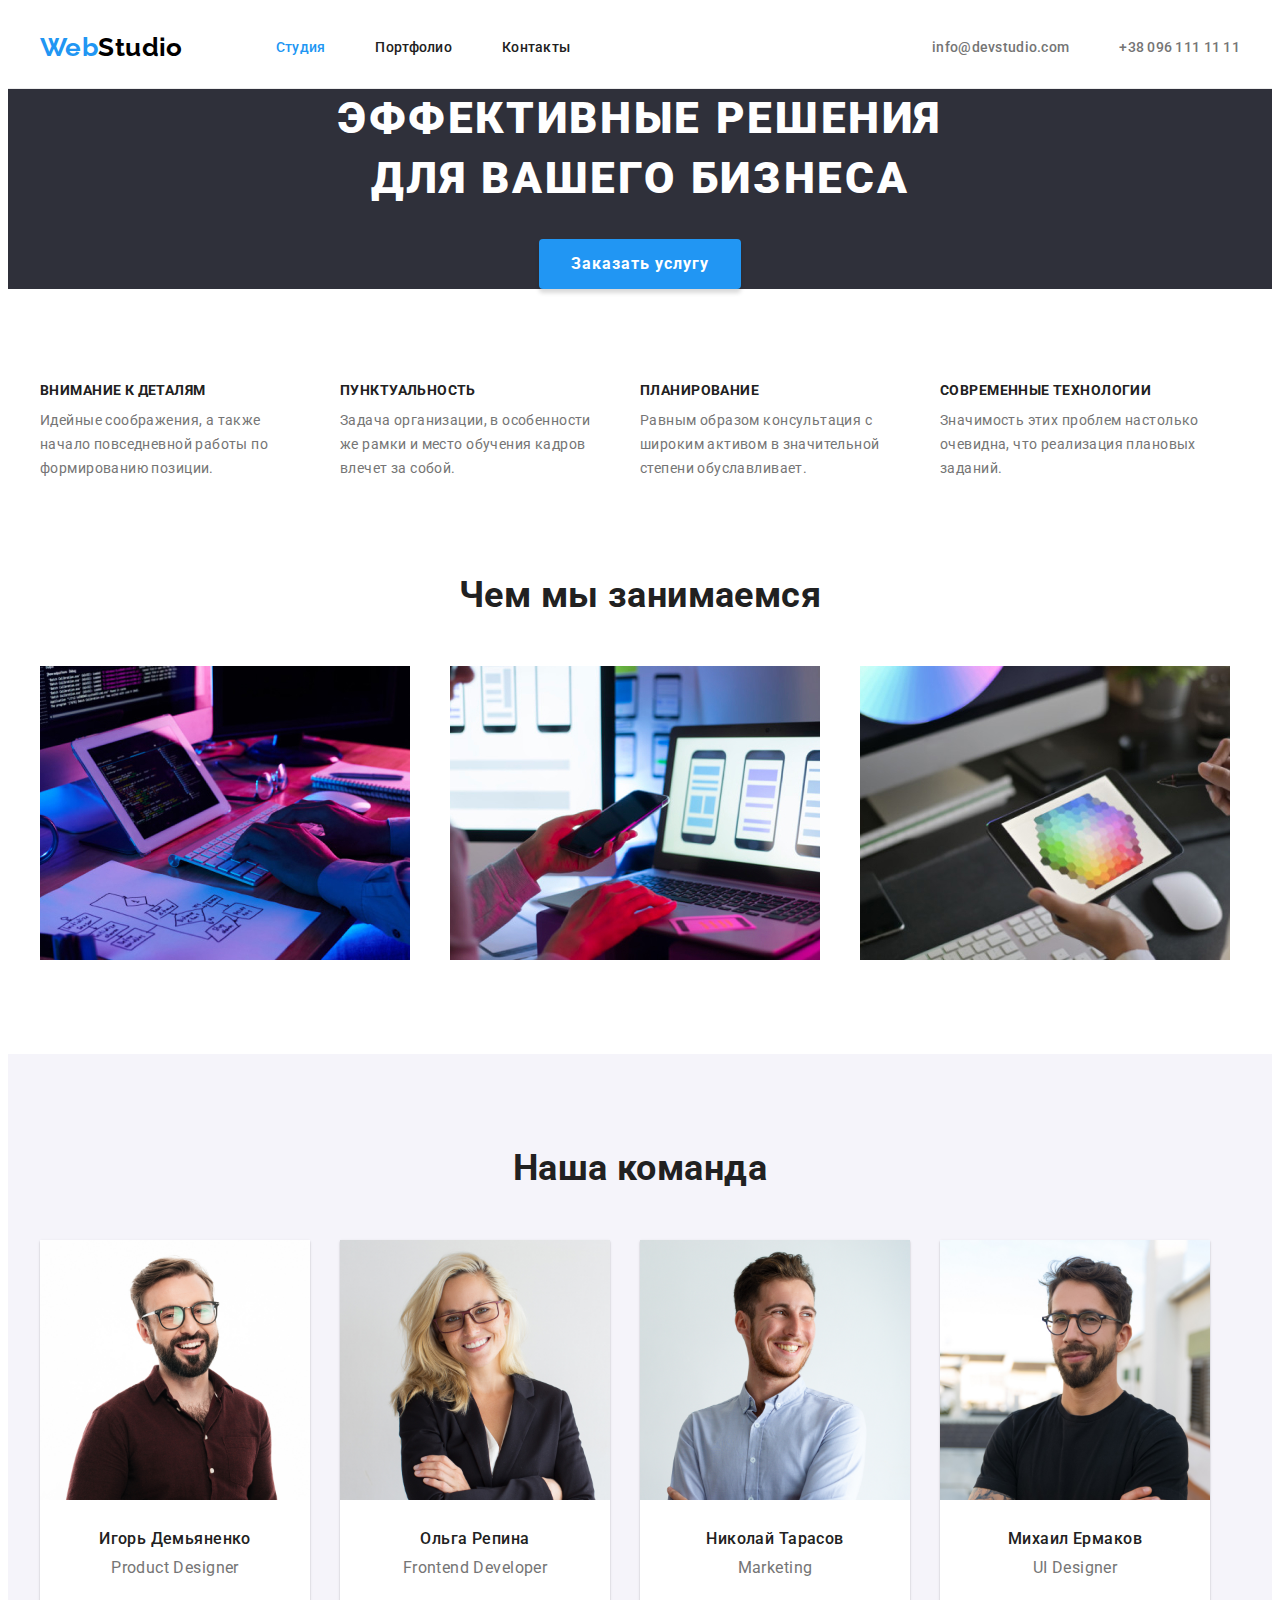
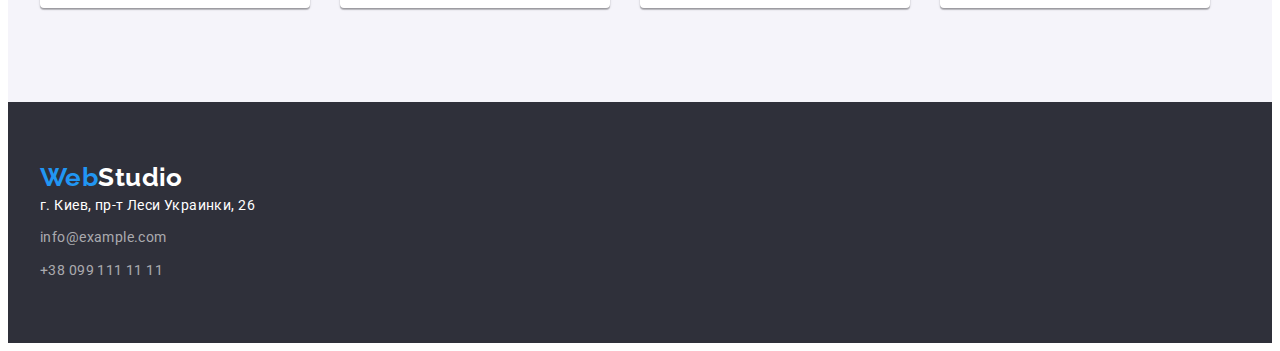
<file: index.html>
<!DOCTYPE html>
<html lang="ru">
    <head>
        <meta charset="UTF-8">
        <meta http-equiv="X-UA-Compatible" content="IE=edge">
        <meta name="viewport" content="width=device-width, initial-scale=1.0">
        <title>Студия</title>
        <link rel="preconnect" href="https://fonts.gstatic.com">
        <link href="https://fonts.googleapis.com/css2?family=Raleway:wght@700&family=Roboto:wght@400;500;700;900&display=swap"
        rel="stylesheet">
        <link rel="stylesheet" href="https://cdnjs.cloudflare.com/ajax/libs/modern-normalize/1.0.0/modern-normalize.min.css"
        integrity="sha512-ISS7cAi1PEhQ8jnbJpJZMd29NlhNj4AWYyLOSp2CE/CsHxTCu+r+t0D2yoJudVrd0/8fTVPUVDzY5Tvli75u/g=="
        crossorigin="anonymous" />
        <link rel="stylesheet" href="./css/styles.css" />
    </head>
    <body>
        <!-- Шапка сайта -->
        <header class="page-header">
            <div class="container header">
                <nav class="main-nav">
                     <a href="" lang="en" class="logo">Web<span class="studio">Studio</span></a>
                    <ul class="site-nav list">
                        <li class="site-nav-item"><a href="./index.html" class="link current">Студия</a></li>
                        <li class="site-nav-item"><a href="./portfolio.html" class="link">Портфолио</a></li>
                        <li class="site-nav-item"><a href="" class="link">Контакты</a></li>
                    </ul>
                </nav>
                <ul class="auth-nav list">
                    <li class="auth-nav-item"><a href="mailto:info@devstudio.com" class="mail">info@devstudio.com</a></li>
                    <li class="auth-nav-item"><a href="tel:+380961111111" class="tel">+38 096 111 11 11</a></li>
                </ul>
            </div>
        </header>
        <main>
            <!-- Герой -->
            <section class="hero">
                <h1 class="hero-title">Эффективные решения для вашего бизнеса</h1>
                <button type="button" class="first-button">Заказать услугу</button>
            </section>

            <!-- Особенности -->
            <section class="description section">
                <div class="container">
                    <h2 class="visually-hidden">Особенности</h2>
                    <ul class="feature-list">
                        <li class="feature-list-item">
                            <h3 class="title">Внимание к деталям</h3>
                            <p class="feature">Идейные соображения, а также начало повседневной работы по формированию позиции.</p>
                        </li>
                        <li class="feature-list-item">
                            <h3 class="title">Пунктуальность</h3>
                            <p class="feature">Задача организации, в особенности же рамки и место обучения кадров влечет за собой.</p>
                        </li>
                        <li class="feature-list-item">
                            <h3 class="title">Планирование</h3>
                            <p class="feature">Равным образом консультация с широким активом в значительной степени обуславливает.</p>
                        </li>
                        <li class="feature-list-item">
                            <h3 class="title">Современные технологии</h3>
                            <p class="feature">Значимость этих проблем настолько очевидна, что реализация плановых заданий.</p>
                        </li>
                    </ul>
                </div>
            </section>
            <!-- Чем мы занимаемся -->
            <section class="task section">
                <div class="container">
                    <h2 class="section-title coding">Чем мы занимаемся</h2>
                    <ul class="our-works list">
                        <li class="our-works-item">
                            <img src="./images/img.jpg" alt="Пишем код" width="370" height="294"/>
                        </li>
                        <li class="our-works-item">
                            <img src="./images/img1.jpg" alt="Тестируем" width="370" height="294"/>
                        </li>
                        <li class="our-works-item">
                            <img src="./images/img2.jpg" alt="Продумываем дизайн" width="370" height="294"/>
                        </li>
                    </ul>
                </div>

            </section>
            <!-- Наша команда -->
            <section class="section team">
                <div class="container">
                    <h2 class="section-title workers">Наша команда</h2>
                    <ul class="workers-list">
                        <li class="workers-list-item">
                            <img class="worker-photo" src="./images/img3.jpg" alt="Игорь Демьяненко" width="270" height="260">
                            <div class="team-card">
                                <h3 class="title">Игорь Демьяненко</h3>
                                <p lang="en" class="position">Product Designer</p>
                            </div>
                        </li>
                        <li class="workers-list-item">
                            <img class="worker-photo" src="./images/img4.jpg" alt="Ольга Репина" width="270" height="260">
                            <div class="team-card">
                                <h3 class="title">Ольга Репина</h3>
                                <p lang="en" class="position">Frontend Developer</p>
                            </div>
                        </li>
                        <li class="workers-list-item">
                            <img class="worker-photo" src="./images/img5.jpg" alt="Николай Тарасов" width="270" height="260"> 
                            <div class="team-card">
                                <h3 class="title">Николай Тарасов</h3>
                                <p lang="en" class="position">Marketing</p>
                            </div>
                        </li>
                        <li class="workers-list-item">
                            <img class="worker-photo" src="./images/img6.jpg" alt="Михаил Ермаков" width="270" height="260">
                            <div class="team-card">
                                <h3 class="title">Михаил Ермаков</h3>
                                <p lang="en" class="position">UI Designer</p>
                            </div>
                        </li>
                        
                    </ul>
                </div>
            </section>
        </main>
        <!-- Футер -->
        <footer class="contacts">
            <div class="container footer">
                <a href="" lang="en" class="logo">Web<span class="studio-second">Studio</span></a>
                <address class="footer-address">
                    <p class="address">г. Киев, пр-т Леси Украинки, 26</p>
                    <a href="mailto:info@example.com" class="second-mail">info@example.com</a>
                    <a href="tel:+380991111111" class="second-tel">+38 099 111 11 11</a>
                </address>
            </div>
        </footer>

    </body>
</html>
</file>
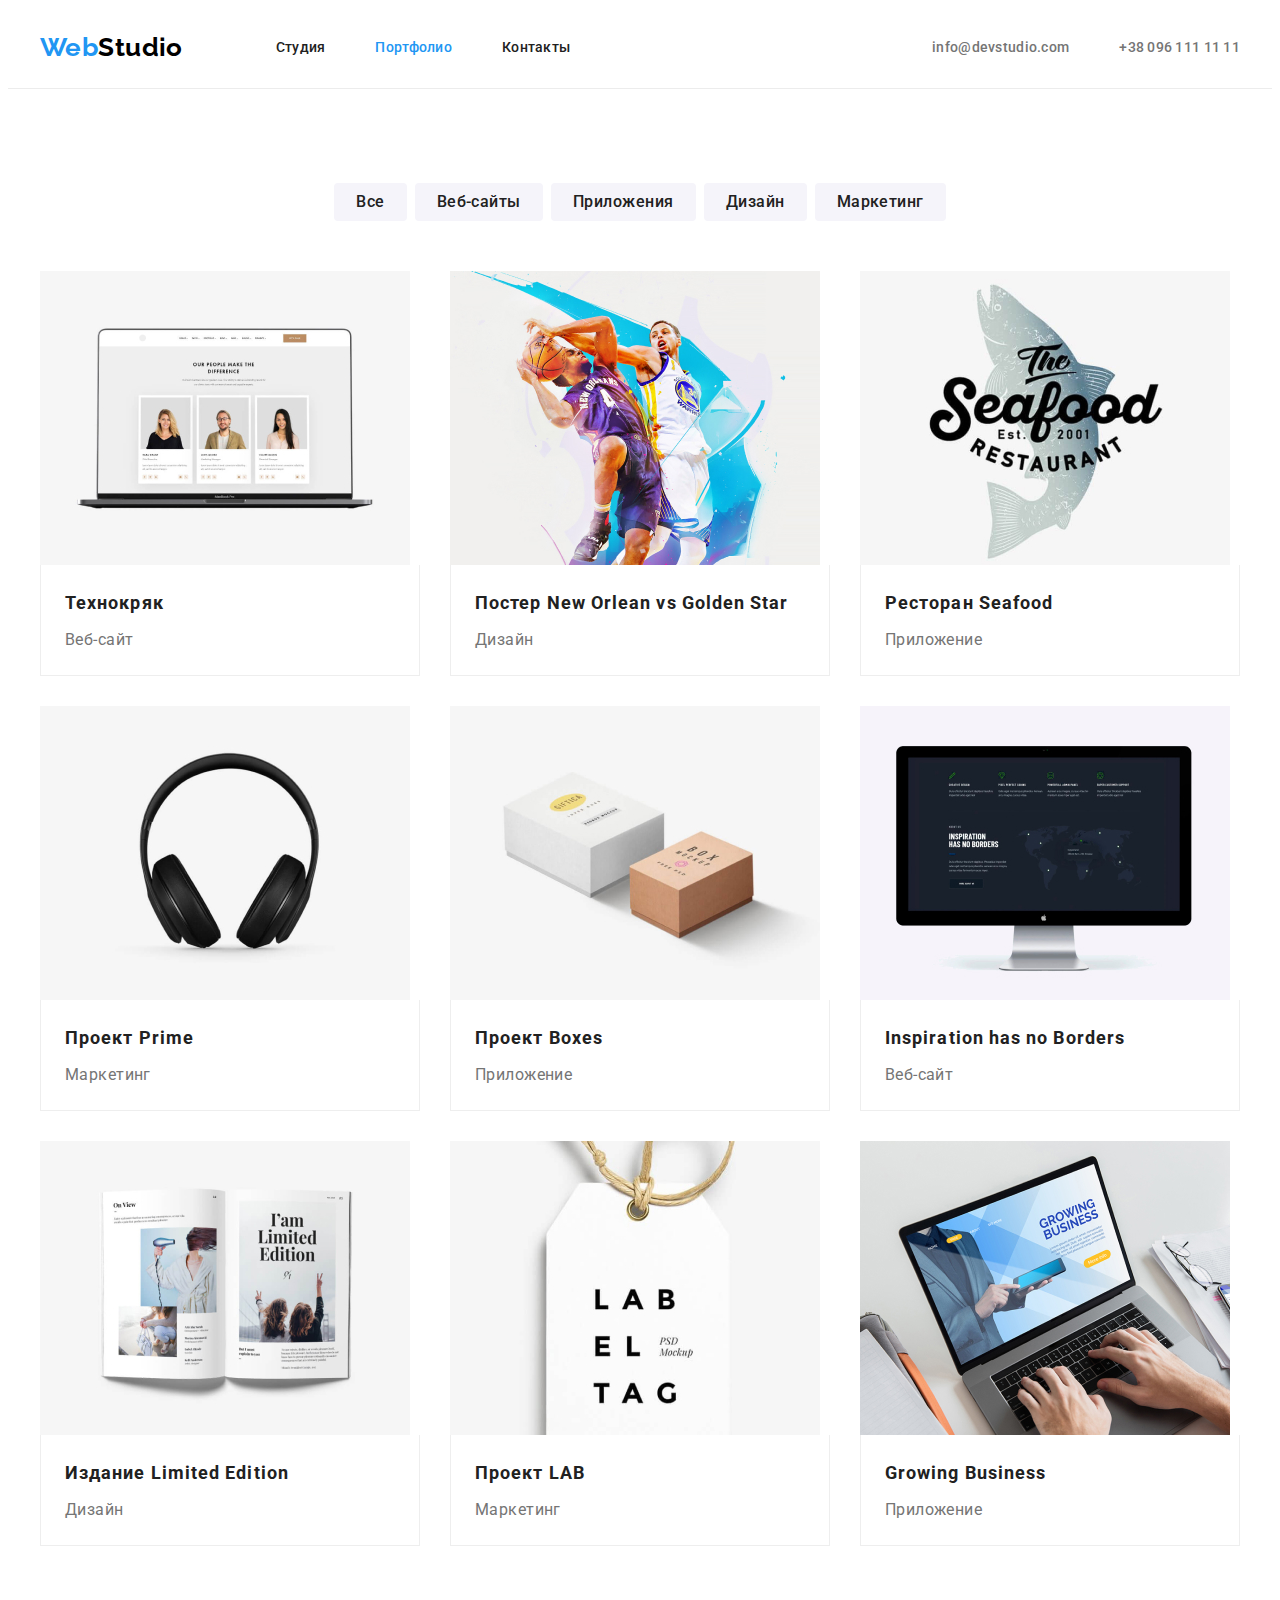
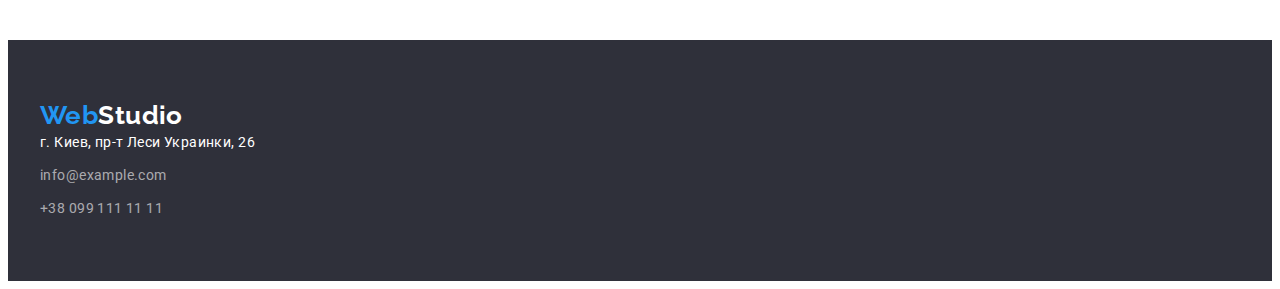
<file: portfolio.html>
<!DOCTYPE html>
<html lang="ru">
    <head>
        <meta charset="UTF-8">
        <meta http-equiv="X-UA-Compatible" content="IE=edge">
        <meta name="viewport" content="width=device-width, initial-scale=1.0">
        <title>Портфолио</title>
        <link rel="preconnect" href="https://fonts.gstatic.com">
        <link href="https://fonts.googleapis.com/css2?family=Raleway:wght@700&family=Roboto:wght@400;500;700;900&display=swap"
        rel="stylesheet">
        <link rel="stylesheet" href="https://cdnjs.cloudflare.com/ajax/libs/modern-normalize/1.0.0/modern-normalize.min.css"
        integrity="sha512-ISS7cAi1PEhQ8jnbJpJZMd29NlhNj4AWYyLOSp2CE/CsHxTCu+r+t0D2yoJudVrd0/8fTVPUVDzY5Tvli75u/g=="
        crossorigin="anonymous" />
        <link rel="stylesheet" href="./css/styles.css" />
    </head>
    <body>
        <!-- Шапка сайта -->
        <header class="page-header">
            <div class="container header">
                <nav class="main-nav">
                     <a href="" lang="en" class="logo">Web<span class="studio">Studio</span></a>
                    <ul class="site-nav list">
                        <li class="site-nav-item"><a href="./index.html" class="link">Студия</a></li>
                        <li class="site-nav-item"><a href="./portfolio.html" class="link current">Портфолио</a></li>
                        <li class="site-nav-item"><a href="" class="link">Контакты</a></li>
                    </ul>
                </nav>
                <ul class="auth-nav list">
                    <li class="auth-nav-item"><a href="mailto:info@devstudio.com" class="mail">info@devstudio.com</a></li>
                    <li class="auth-nav-item"><a href="tel:+380961111111" class="tel">+38 096 111 11 11</a></li>
                </ul>
            </div>
        </header>
        <main>
            <!-- Портфолио -->
            <section class="portfolio section">
                <div class="container">
                    <h1 class="visually-hidden">Портфолио</h1>
                    <ul class="filter-list list">
                        <li class="filter-list-item"><button type="button" class="second-button">Все</button></li>
                        <li class="filter-list-item"><button type="button" class="second-button">Веб-сайты</button></li>
                        <li class="filter-list-item"><button type="button" class="second-button">Приложения</button></li>
                        <li class="filter-list-item"><button type="button" class="second-button">Дизайн</button></li>
                        <li class="filter-list-item"><button type="button" class="second-button">Маркетинг</button></li>
                    </ul>
                    <ul class="portfolio-list">
                        <li class="item">
                            <article class="card">
                                <a class="link" href="">
                                    <div class="card-thumb">
                                        <img src="./images/portfolio.jpg" alt="Технокряк" width="370" height="294">
                                    </div>
                                    <div class="card-content">
                                        <h2 class="portfolio-title">Технокряк</h2>
                                        <p class="portfolio-type">Веб-сайт</p>
                                    </div>
                                </a>
                            </article>
                        </li>
                        <li class="item">
                            <article class="card">
                                <a class="link" href="">
                                    <div class="card-thumb">
                                        <img src="./images/portfolio1.jpg" alt="Постер New Orlean vs Golden Star" width="370" height="294">
                                    </div>
                                    <div class="card-content">
                                        <h2 class="portfolio-title">Постер <span lang="en">New Orlean vs Golden Star</span></h2>
                                        <p class="portfolio-type">Дизайн</p>
                                    </div>
                                </a>
                            </article>
                        </li>
                        <li class="item">
                            <article class="card">
                                <a class="link" href="">
                                    <div class="card-thumb">
                                        <img src="./images/portfolio2.jpg" alt="Ресторан Seafood" width="370" height="294">
                                    </div>
                                    <div class="card-content">
                                        <h2 class="portfolio-title">Ресторан <span lang="en">Seafood</span></h2>
                                        <p class="portfolio-type">Приложение</p>
                                    </div>
                                </a>
                            </article>
                        </li>
                        <li class="item">
                            <article class="card">
                                <a class="link" href="">
                                    <div class="card-thumb">
                                        <img src="./images/portfolio3.jpg" alt="Проект Prime" width="370" height="294">
                                    </div>
                                    <div class="card-content">
                                        <h2 class="portfolio-title">Проект <span lang="en">Prime</span></h2>
                                        <p class="portfolio-type">Маркетинг</p>
                                    </div>
                                </a>
                            </article>
                        </li>
                        <li class="item">
                            <article class="card">
                                <a class="link" href="">
                                    <div class="card-thumb">
                                        <img src="./images/portfolio4.jpg" alt="Проект Boxes" width="370" height="294">
                                    </div>
                                    <div class="card-content">
                                        <h2 class="portfolio-title">Проект <span lang="en">Boxes</span></h2>
                                        <p class="portfolio-type">Приложение</p>
                                    </div>
                                </a>
                            </article>
                        </li>
                        <li class="item">
                            <article class="card">
                                <a class="link" href="">
                                    <div class="card-thumb">
                                        <img src="./images/portfolio5.jpg" alt="Inspiration has no Borders" width="370" height="294">
                                    </div>
                                    <div class="card-content">
                                        <h2 class="portfolio-title" lang="en">Inspiration has no Borders</h2>
                                        <p class="portfolio-type">Веб-сайт</p>
                                    </div>
                                </a>
                            </article>
                        </li>
                        <li class="item">
                            <article class="card">
                                <a class="link" href="">
                                    <div class="card-thumb">
                                        <img src="./images/portfolio6.jpg" alt="Издание Limited Edition" width="370" height="294">
                                    </div>
                                    <div class="card-content">
                                        <h2 class="portfolio-title">Издание <span lang="en">Limited Edition</span></h2>
                                        <p class="portfolio-type">Дизайн</p>
                                    </div>
                                </a>
                            </article>
                        </li>
                        <li class="item">
                            <article class="card">
                                <a class="link" href="">
                                    <div class="card-thumb">
                                        <img src="./images/portfolio7.jpg" alt="Проект LAB" width="370" height="294">
                                    </div>
                                    <div class="card-content">
                                        <h2 class="portfolio-title">Проект <span lang="en">LAB</span></h2>
                                        <p class="portfolio-type">Маркетинг</p>
                                    </div>
                                </a>
                            </article>
                        </li>
                        <li class="item">
                            <article class="card">
                                <a class="link" href="">
                                    <div class="card-thumb">
                                        <img src="./images/portfolio8.jpg" alt="Growing Business" width="370" height="294">
                                    </div>
                                    <div class="card-content">
                                        <h2 class="portfolio-title" lang="en">Growing Business</h2>
                                        <p class="portfolio-type">Приложение</p>
                                    </div>
                                </a>
                            </article>
                        </li>
                    </ul>
                </div>
            </section>

        </main>
        <!-- Футер -->
        <footer class="contacts">
            <div class="container footer">
                <a href="" lang="en" class="logo">Web<span class="studio-second">Studio</span></a>
                <address class="footer-address">
                    <p class="address">г. Киев, пр-т Леси Украинки, 26</p>
                    <a href="mailto:info@example.com" class="second-mail">info@example.com</a>
                    <a href="tel:+380991111111" class="second-tel">+38 099 111 11 11</a>
                </address>
            </div>
        </footer>
    </body>
</html>
</file>
<file: css/styles.css>
:root {
  --primary-text-color: #757575;
  --title-text-color: #212121;
  --primary-white-color: #ffffff;
  --accent-color: #2196f3;
  --second-background-color: #f5f4fa;
  --third-background-color: #2f303a;
  --second-logo-color: #000000;
  --address-color: rgba(255, 255, 255, 0.6);
  --button-bgc: #188ce8;
  --header-border: #ececec;
  --portfolio-border: #eeeeee;
  --card-set-gap: 30px;
}
body {
  color: var(--primary-text-color);
  background-color: var(--primary-white-color);
  font-family: 'Roboto', sans-serif;
  letter-spacing: 0.03em;
  font-size: 14px;
  line-height: 1.7;
}
.list,
.feature-list,
.workers-list,
.portfolio-list {
  list-style: none;
}
.container {
  margin-left: auto;
  margin-right: auto;
  width: 1200px;
  padding-left: 15px;
  padding-right: 15px;
}
h1,
h2,
h3,
p {
  margin-top: 0;
  margin-bottom: 0;
}
ul {
  margin-top: 0;
  margin-bottom: 0;
  padding-left: 0;
}
img {
  display: block;
  max-width: 100%;
}
/* ------LOGO------ */
.logo {
  color: var(--accent-color);

  font-family: 'Raleway', sans-serif;
  font-weight: 700;
  font-size: 26px;
  line-height: 1.2;
  text-decoration: none;
}

.footer .logo {
  margin-bottom: 20px;
}
.studio {
  color: var(--second-logo-color);
}
.studio-second {
  color: var(--primary-white-color);
}

/* ------PAGE HEADER------ */
.page-header {
  padding-top: 24px;
  padding-bottom: 25px;
  border-bottom: 1px solid var(--header-border);
}
.container.header,
.main-nav {
  display: flex;
  align-items: center;
}
.site-nav {
  display: flex;
  margin-left: 93px;
}
.site-nav-item:not(:last-child) {
  margin-right: 50px;
}
.site-nav .link {
  color: var(--title-text-color);

  font-weight: 500;
  line-height: 1.14;
  letter-spacing: 0.02em;
  text-decoration: none;
}
.site-nav .link:hover,
.site-nav .link:focus {
  color: var(--accent-color);
}
.site-nav .link.current {
  color: var(--accent-color);
}
.auth-nav {
  display: flex;
  margin-left: auto;
}
.auth-nav-item:not(:last-child) {
  margin-right: 50px;
}
.mail,
.tel {
  color: inherit;

  font-weight: 500;
  line-height: 1.14;
  letter-spacing: 0.02em;
  text-decoration: none;
}
.mail:hover,
.tel:hover,
.mail:focus,
.tel:focus {
  color: var(--accent-color);
}

/* ------HERO------ */
.hero {
  text-align: center;
  background-color: var(--third-background-color);
}
.hero-title {
  width: 696px;
  margin: 0 auto;
  margin-top: 0;
  margin-bottom: 30px;

  color: var(--primary-white-color);

  font-weight: 900;
  font-size: 44px;
  line-height: 1.36;
  letter-spacing: 0.06em;
  text-transform: uppercase;
}

/* ------SECTIONS------ */
.section-title,
.feature-list .title,
.workers-list .title,
.portfolio-title {
  color: var(--title-text-color);
}
.section-title {
  font-weight: 700;
  font-size: 36px;
  line-height: 1.16;
  text-align: center;
}
.feature-list .title {
  margin-bottom: 10px;

  font-weight: 700;
  font-size: 14px;
  line-height: 1.14;
  text-transform: uppercase;
}
.description.section {
  padding-top: 94px;
  padding-bottom: 47px;
}
.feature-list {
  display: flex;
}
.feature-list-item {
  width: 270px;
}
.feature-list-item:not(:last-child) {
  margin-right: 30px;
}
.task.section {
  padding-top: 47px;
  padding-bottom: 94px;
}
.section-title.coding,
.section-title.workers {
  margin-bottom: 50px;
}
.section.team {
  text-align: center;
}
.our-works {
  display: flex;
  align-items: center;
  margin-left: -30px;
  margin-top: -30px;
}
.our-works-item {
  flex-basis: calc(100% / 3 - 30px);
  margin-left: 30px;
  margin-top: 30px;
}
.workers-list {
  display: flex;
  flex-wrap: wrap;
}
.team-card {
  padding-top: 30px;
  padding-bottom: 30px;
}
.workers-list-item {
  margin-right: 30px;

  background-color: var(--primary-white-color);
  box-shadow: 0px 1px 3px rgba(0, 0, 0, 0.12), 0px 1px 1px rgba(0, 0, 0, 0.14),
    0px 2px 1px rgba(0, 0, 0, 0.2);
  border-radius: 0px 0px 4px 4px;
}
.workers-list-item:last-child {
  margin-right: 0;
}
.workers-list .title {
  margin-bottom: 10px;

  font-weight: 500;
  font-size: 16px;
  line-height: 1.18;
}
.position {
  font-size: 16px;
  line-height: 1.18;
}
.section.team {
  padding-top: 94px;
  padding-bottom: 94px;
  background-color: var(--second-background-color);
}
.portfolio.section {
  padding-top: 94px;
  padding-bottom: 94px;
}
.card .link {
  text-decoration: none;

  color: var(--primary-text-color);
}
.portfolio-title {
  margin-bottom: 4px;
  font-weight: 700;
  font-size: 18px;
  line-height: 2;
  letter-spacing: 0.06em;
}
.portfolio-type {
  font-size: 16px;
  line-height: 1.87;
}
.filter-list {
  display: flex;
  align-items: center;
  justify-content: center;
  margin-bottom: 50px;
  margin-top: 0;
}
.filter-list-item:not(:last-child) {
  margin-right: 8px;
}

/* ------CARD SET------ */

.portfolio-list {
  display: flex;
  flex-wrap: wrap;
  margin-left: calc(-1 * var(--card-set-gap));
  margin-top: calc(-1 * var(--card-set-gap));
}
.item {
  flex-basis: calc(100% / 3 - var(--card-set-gap));
  margin-left: var(--card-set-gap);
  margin-top: var(--card-set-gap);
}
.card-content {
  padding: 20px 24px;
  border: 1px solid var(--portfolio-border);
  border-top: none;
}

/* ------FOOTER------ */

.footer-address {
  display: flex;
  flex-direction: column;
  font-style: normal;
}
.second-mail {
  margin-bottom: 9px;
}
.contacts {
  padding-top: 60px;
  padding-bottom: 60px;

  background-color: var(--third-background-color);
}
.second-mail,
.second-tel {
  color: var(--address-color);

  font-style: normal;
  text-decoration: none;
}
.second-mail:hover,
.second-mail:focus,
.second-tel:hover,
.second-tel:focus {
  color: var(--accent-color);
}
.address {
  margin-bottom: 9px;
  color: var(--primary-white-color);

  font-style: normal;
}

/* ------BUTTONS------ */
.first-button {
  display: inline-block;
  border-radius: 4px;
  border: none;
  box-shadow: 0px 4px 4px rgba(0, 0, 0, 0.15);
  padding: 10px 32px;

  color: var(--primary-white-color);
  background-color: var(--accent-color);
  cursor: pointer;

  font-family: inherit;
  font-weight: 700;
  font-size: 16px;
  line-height: 1.9;
  letter-spacing: 0.06em;
  text-align: center;
}
.first-button:hover,
.first-button:focus {
  color: var(--primary-white-color);
  background-color: var(--button-bgc);
}
.second-button {
  display: inline-block;
  border-radius: 4px;
  border: none;
  padding: 6px 22px;

  color: var(--title-text-color);
  background-color: var(--second-background-color);
  cursor: pointer;

  font-family: inherit;
  font-weight: 500;
  font-size: 16px;
  line-height: 1.6;
  letter-spacing: 0.03em;
  text-align: center;
}
.second-button:hover,
.second-button:focus {
  color: var(--primary-white-color);
  background-color: var(--accent-color);
  box-shadow: 0px 3px 1px rgba(0, 0, 0, 0.1), 0px 1px 2px rgba(0, 0, 0, 0.08),
    0px 2px 2px rgba(0, 0, 0, 0.12);
}

/* ------HIDDEN------ */
.visually-hidden {
  position: absolute;
  width: 1px;
  height: 1px;
  margin: -1px;
  border: 0;
  padding: 0;

  white-space: nowrap;
  clip-path: inset(100%);
  clip: rect(0 0 0 0);
  overflow: hidden;
}
</file>
